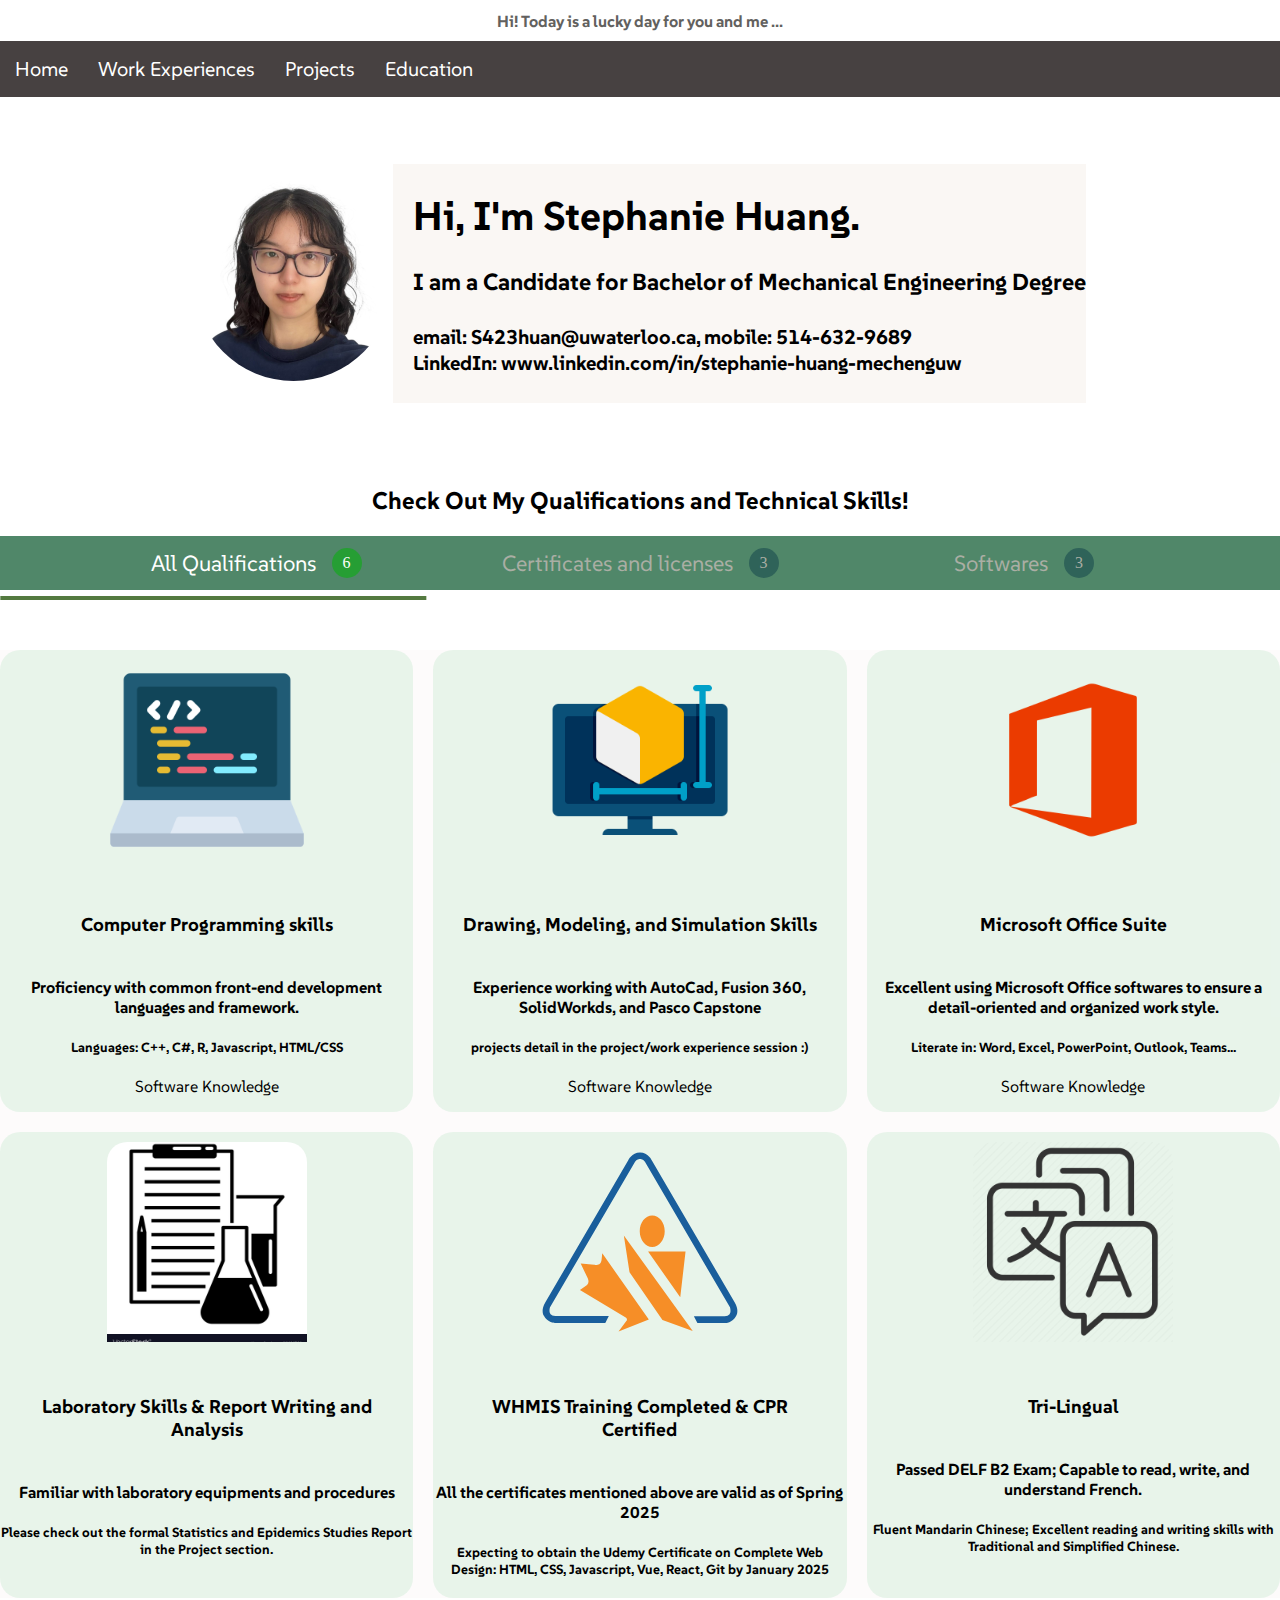
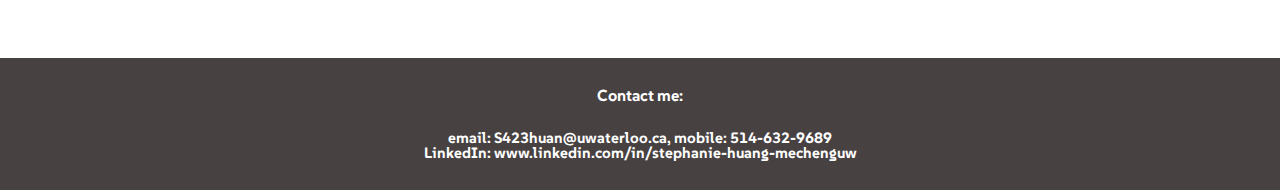
<file: mywebsite fall 2024/index.html>
<!DOCTYPE html>
<html lang="en">
<head>
    <meta charset="UTF-8">
    <meta name="viewport" content="width=device-width, initial-scale=1.0">
    <title>Home - about Stephanie Huang</title>
    <link rel="stylesheet" href="index.css">

    
    <link rel="preconnect" href="https://fonts.googleapis.com">
    <link rel="preconnect" href="https://fonts.gstatic.com" crossorigin>
    <link href="https://fonts.googleapis.com/css2?family=SUSE:wght@100..800&display=swap" rel="stylesheet">
    <style>

        html{
            font-family: "SUSE", sans-serif;
            font-optical-sizing: auto;
            font-weight: 400;
            font-style: normal;
        }
    </style>

</head>
<body class="pageTwo">
<h1 class="page2">Hi! Today is a lucky day for you and me ...</h1>

<nav class="navbar">
    <ul>
        <li>
            <a href="index.html">
                Home
            </a>
        </li>
        <li>
            <a href="workExperiences.html">
                Work Experiences
            </a>
        </li>
        <li>
            <a href="projects.html">
                Projects
            </a>
        </li>
        <li>
            <a href="education.html">
                Education
            </a>
        </li>
    </ul>

</nav>

<head>
    <title></title>
</head>
  
<main>
    <div class="info">
      <div class="image">
        <img src="myCroppedPicture.jpg">
      </div>
      <div class="text">
        <h1>Hi, I'm Stephanie Huang.
        </h1>
        <h3>I am a Candidate for Bachelor of Mechanical Engineering Degree</h2>
        <h4>email: S423huan@uwaterloo.ca, mobile: 514-632-9689
            <br>
            LinkedIn: www.linkedin.com/in/stephanie-huang-mechenguw
            </h4>
      </div>
    </div>
<br>
<br>
<br>

  <section id="Qualifications">
    <h2 style="text-align: center;">Check Out My Qualifications and Technical Skills!</h2>
  </section>


  <section id="products" class="container products-section">
    <div class="products-filter">
      <input type="radio" checked="true" id="all" name="products" />
      <label for="all">
        All Qualifications
        <span class="product-amount">3</span>
      </label>
      <input type="radio" id="paid" name="products" />
      <label for="paid">
        Certificates and licenses
        <span class="product-amount">2</span>
      </label>
      <input type="radio" id="free" name="products" />
      <label for="free">
        Softwares
        <span class="product-amount">1</span>
      </label>

      <span class="glider"></span>
    </div>

    <div class="products-area">
      
   </div>

  </section>
</main>
</body>


<footer style="background-color: rgb(71, 65, 65);color:white;padding:5px 5px;">
  <h4 style="text-align: center;"> Contact me:
      <h5 style="text-align: center;line-height: 15px;font-size: 15px;">email: S423huan@uwaterloo.ca, mobile: 514-632-9689
          <br>
          LinkedIn: www.linkedin.com/in/stephanie-huang-mechenguw
          </h5>
  </h4>
</footer>

<script src="index.js"></script>

</html>
</file>
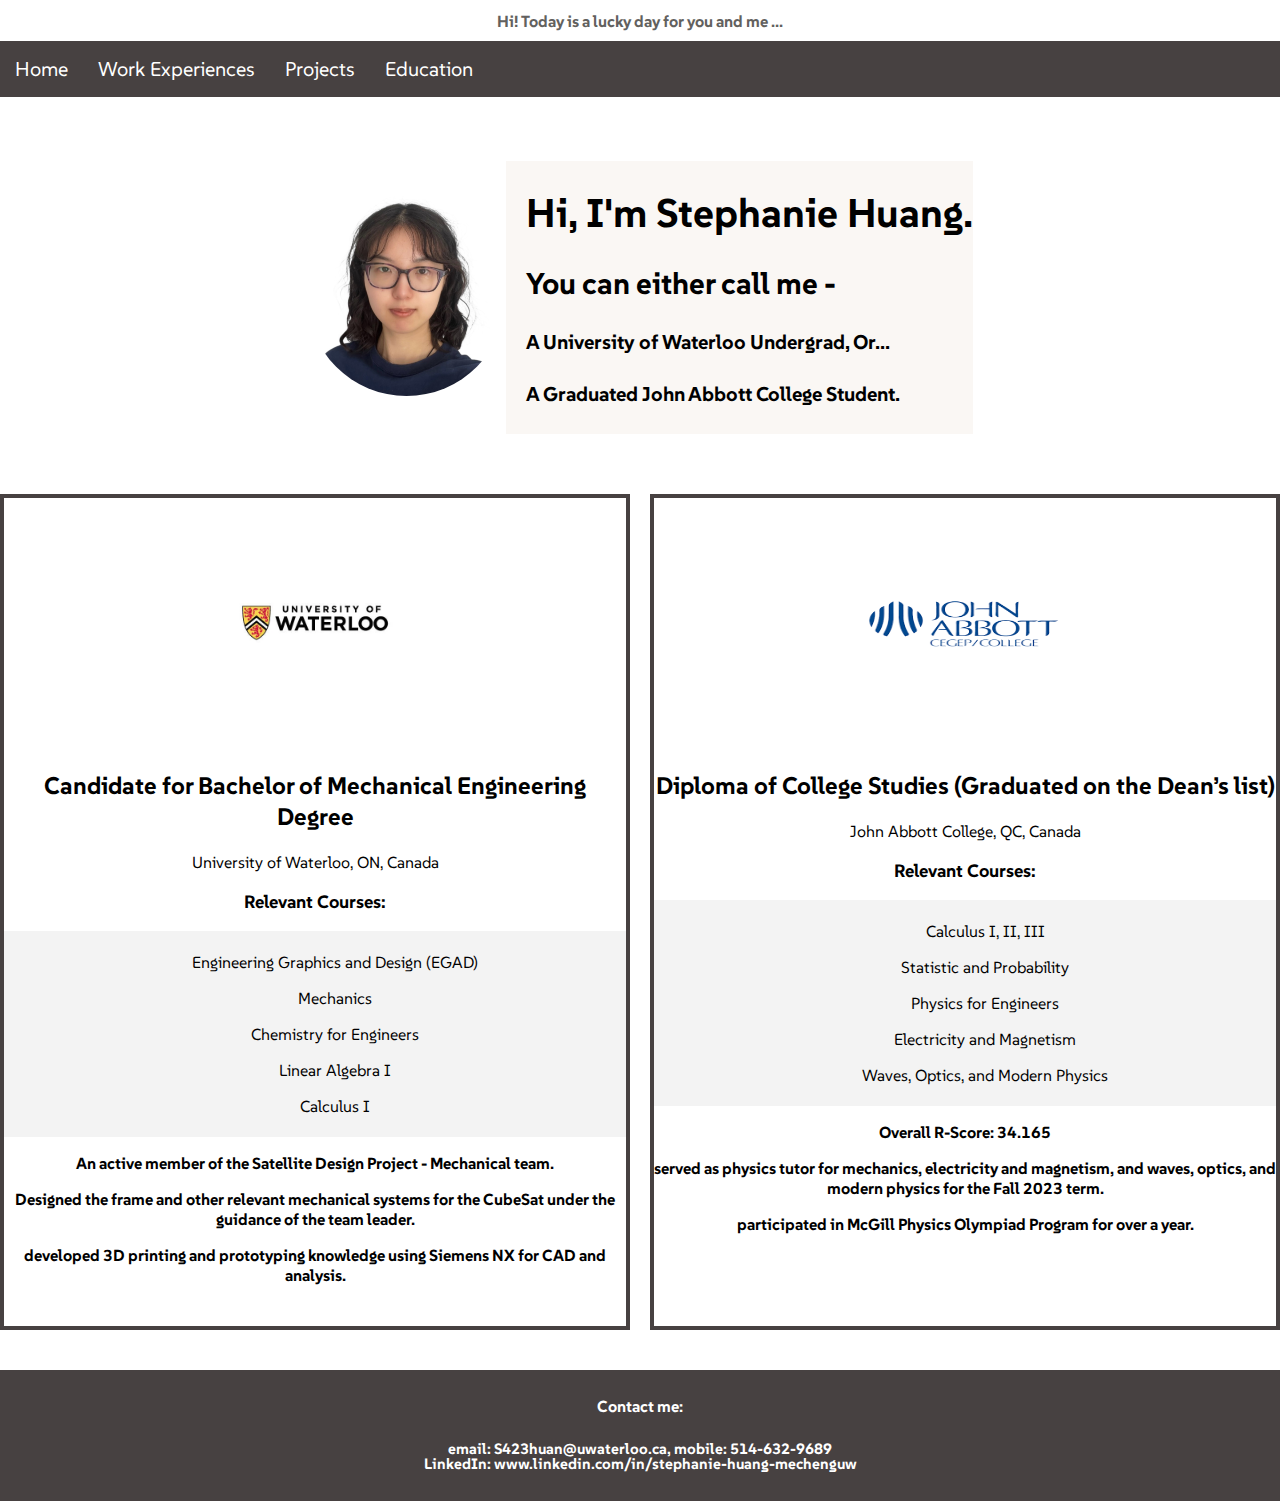
<file: mywebsite fall 2024/education.html>
<!DOCTYPE html>
<html lang="en">
<head>
    <meta charset="UTF-8">
    <meta name="viewport" content="width=device-width, initial-scale=1.0">
    <title>education</title>
    <link rel="stylesheet" href="education.css">

    
    <link rel="preconnect" href="https://fonts.googleapis.com">
    <link rel="preconnect" href="https://fonts.gstatic.com" crossorigin>
    <link href="https://fonts.googleapis.com/css2?family=SUSE:wght@100..800&display=swap" rel="stylesheet">
    <style>

        html{
            font-family: "SUSE", sans-serif;
            font-optical-sizing: auto;
            font-weight: 400;
            font-style: normal;
        }
    </style>

</head>
<body class="pageTwo">
<h1 class="page2">Hi! Today is a lucky day for you and me ...</h1>

<nav class="navbar">
    <ul>
        <li>
            <a href="index.html">
                Home
            </a>
        </li>
        <li>
            <a href="workExperiences.html">
                Work Experiences
            </a>
        </li>
        <li>
            <a href="projects.html">
                Projects
            </a>
        </li>
        <li>
            <a href="education.html">
                Education
            </a>
        </li>
    </ul>

</nav>

<head>
    <title></title>
</head>
  
<main>
    <div class="info">
      <div class="image">
        <img src="myCroppedPicture.jpg">
      </div>
      <div class="text">
        <h1>Hi, I'm Stephanie Huang.
        </h1>
        <h2>You can either call me - </h2>
        <h4>A University of Waterloo Undergrad, Or...</h4>
            <h4>A Graduated John Abbott College Student.</h4>
      </div>
    </div>
<br>
<br>
<br>
<div class="flex-container" style="text-align: center; ">

    <div class="flex-child magenta" id="wat"  >
        <img src="edu1.webp" alt="" style="width:40%; height:15%;align-items: center;">
      <h2>Candidate for Bachelor of Mechanical Engineering Degree</h2>
      <p>University of Waterloo, ON, Canada</p>
      <p style="font-weight: 700;font-size:18px;">Relevant Courses:
      </p>
      <div style="font-size: 16px;padding-top:5px;padding-bottom:5px;background-color: rgba(0, 0, 0, 0.048);">
        <ul>Engineering Graphics and Design (EGAD)</ul>
        <ul>Mechanics</ul>
        <ul>Chemistry for Engineers</ul>
        <ul>Linear Algebra I</ul>
        <ul>Calculus I</ul>
      </div>
      <p style="font-weight:700;text-align: center;">An active member of the Satellite Design Project - Mechanical team. 
          </p>
          <p style="font-weight:700;text-align: center;">Designed the frame and other relevant mechanical systems for the CubeSat under the guidance of the team leader.</p>
          <p style="font-weight:700;text-align: center;">developed 3D printing and prototyping knowledge using Siemens NX for CAD and analysis.</p>
    </div>
    
    <div class="flex-child green">
        <img src="edu2.png" alt="" style="width:40%; height:15%;">
        <h2>Diploma of College Studies (Graduated on the Dean’s list)</h2>
        <p>John Abbott College, QC, Canada</p>
        <p style="font-weight: 700;font-size:18px;">Relevant Courses:
        </p>
        <div style="font-size: 16px;padding-top:5px;padding-bottom:5px;background-color: rgba(0, 0, 0, 0.048);">
          <ul> Calculus I, II, III</ul>
          <ul>Statistic and Probability</ul>
          <ul>Physics for Engineers</ul>
          <ul> Electricity and Magnetism</ul>
          <ul>Waves, Optics, and Modern Physics</ul>
        </div>
        <p style="font-weight:700;text-align: center;">Overall R-Score: 34.165
            </p>
            <p style="font-weight:700;text-align: center;">served as physics tutor for mechanics, electricity and magnetism, and waves, optics, and modern physics for the Fall 2023 term. 
            </p>
            <p style="font-weight:700;text-align: center;">participated in McGill Physics Olympiad Program for over a year.
            </p>

    </div>
    
  </div>
</main>
<br>
<br>
<footer style="background-color: rgb(71, 65, 65);color:white;padding:5px 5px;">
    <h4 style="text-align: center;"> Contact me:
        <h5 style="text-align: center;line-height: 15px;font-size: 15px;">email: S423huan@uwaterloo.ca, mobile: 514-632-9689
            <br>
            LinkedIn: www.linkedin.com/in/stephanie-huang-mechenguw
            </h5>
    </h4>
</footer>
</body>

<script src="index.js"></script>

</html>
</file>
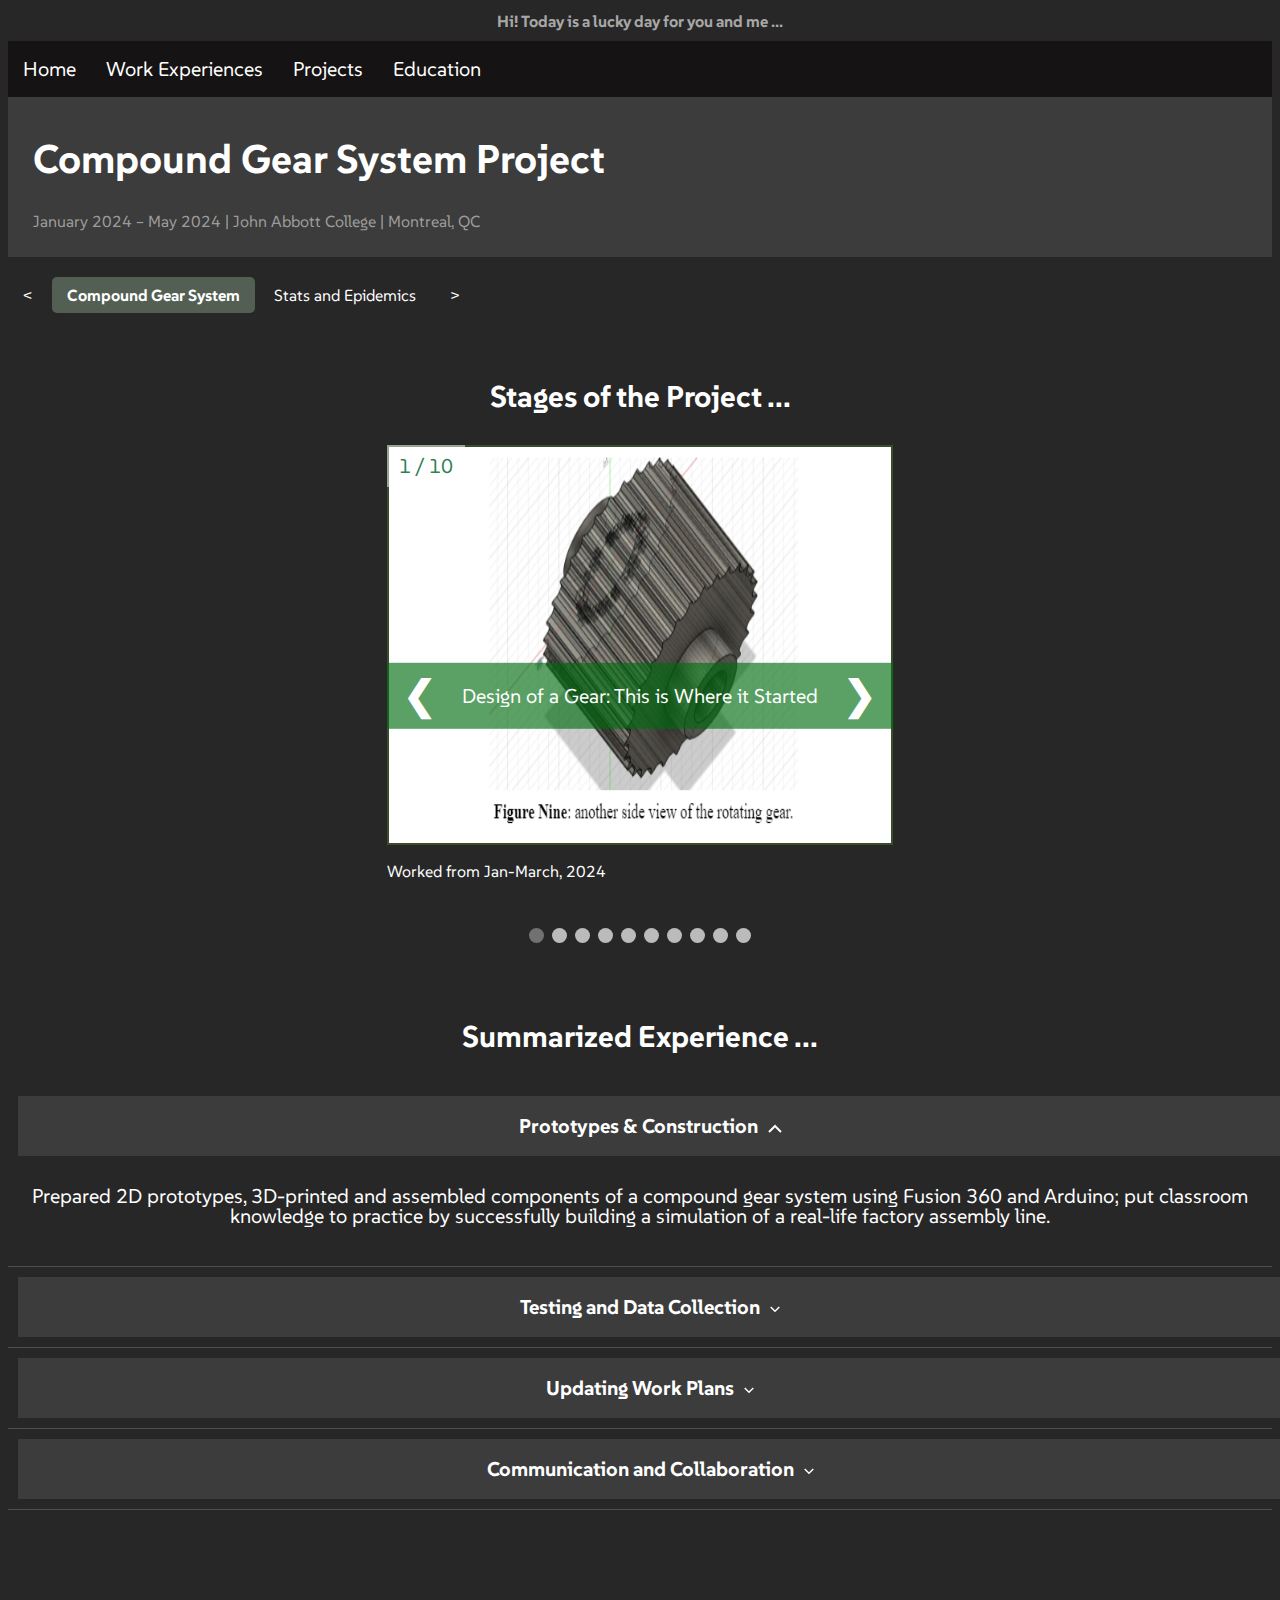
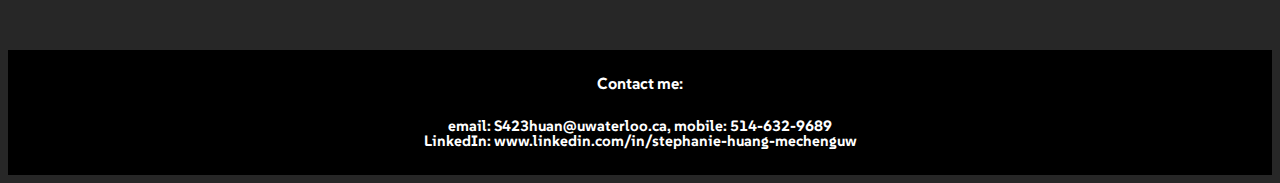
<file: mywebsite fall 2024/projects.html>
<!DOCTYPE html>
<html lang="en">
<head>
    <meta charset="UTF-8">
    <meta name="viewport" content="width=device-width, initial-scale=1.0">
    <title>Project - Compound Gear System</title>
    <link rel="stylesheet" href="projects.css">

      
    <link rel="preconnect" href="https://fonts.googleapis.com">
    <link rel="preconnect" href="https://fonts.gstatic.com" crossorigin>
    <link href="https://fonts.googleapis.com/css2?family=SUSE:wght@100..800&display=swap" rel="stylesheet">
    <style>

        html{
            font-family: "SUSE", sans-serif;
            font-optical-sizing: auto;
            font-weight: 400;
            font-style: normal;
        }
    </style>

</head>

<h1 class="page2" style="color:rgba(255, 255, 255, 0.607)">Hi! Today is a lucky day for you and me ...</h1>
<main>
<body class="pageTwo">
    
    
    <nav class="navbar">
        <ul>
            <li>
                <a href="index.html">
                    Home
                </a>
            </li>
            <li>
                <a href="workExperiences.html">
                    Work Experiences
                </a>
            </li>
            <li>
                <a href="projects.html">
                    Projects
                </a>
            </li>
            <li>
                <a href="education.html">
                    Education
                </a>
            </li>
        </ul>
    
    </nav>
    
    <head>
        
    
    </head>
  
    
<body>
    <div class="happy">
    <h1 id="title" style="color:rgb(255, 255, 255);font-weight: 700; margin-left:2%;">Compound Gear System Project </h1>
    <p style="color:rgba(220, 220, 220, 0.621);font-weight: 400;margin-left:2%;">January 2024 – May 2024 | John Abbott College | Montreal, QC
    </p>
</div>
<br>
<div class="pagination">
    <a href="projects.html"> < </a>
    <a href="projects.html" class="active">Compound Gear System</a>
    <a href="stats.html">Stats and Epidemics</a>
    <a href="stats.html"> > </a>
</div>

<br>
<br>


<h2 id="tools" style="color:white; font-weight: 700;font-size:30px">
    Stages of the Project ...
</h2>

<div class="slideshow-container">

    <!-- Full-width images with number and caption text -->
    <div class="mySlides fade">
        <div class="numbertext">1 / 10</div>
        <img src="proj9.png" style="width:100%">
        <div class="text">Design of a Gear: This is Where it Started</div>
        <p>Worked from Jan-March, 2024</p>
      </div>
      <div class="mySlides fade">
          <div class="numbertext">2 / 10</div>
          <img src="proj1.png" style="width:100%">
          <div class="text">Researched on references</div>
          <p>Worked from Jan-March, 2024</p>
        </div>
    
      <div class="mySlides fade">
        <div class="numbertext">3 / 10</div>
        <img src="proj2.png" style="width:100%">
        <div class="text">Determined Required Materials</div>
        <p>Reported on April 3, 2024</p>
      </div>
  
    <div class="mySlides fade">
      <div class="numbertext">4 / 10</div>
      <img src="proj8.png" style="width:100%">
      <div class="text">Designed Electronics Schematics</div>
      <p>Reported on Apirl 10, 2024</p>
    </div>
  
    <div class="mySlides fade">
        <div class="numbertext">5 / 10</div>
        <img src="proj4.png" style="width:100%">
        <div class="text">Completed Final Mechanical Design</div>
        <p>Design Submitted on April 17, 2024</p>
      </div>

      
    <div class="mySlides fade">
        <div class="numbertext">6 / 10</div>
        <img src="proj5.png" style="width:100%">
        <div class="text">Completed Fusion 360 Drawing</div>
        <p>Base of the compound Gear System without the Conveyor Belt, Reported on April 21, 2024.</p>
      </div>

      
    <div class="mySlides fade">
        <div class="numbertext">7 / 10</div>
        <img src="proj6.png" style="width:100%">
        <div class="text">Arduino Programming of the System</div>
        <p>Reported on April 28, 2024</p>
      </div>


      <div class="mySlides fade">
        <div class="numbertext">8 / 10</div>
        <img src="IMG_7310.jpg" style="width:100%">
        <div class="text">3D-printed Gear</div>
        <p>Unfortunately, the Photo Was Taken after Huang moved to U Waterloo. Full view of the Compound Gear System Is Not Avaliable For Now</p>
      </div>

      <div class="mySlides fade">
        <div class="numbertext">9 / 10</div>
        <img src="proj10.png" style="width:100%">
        <div class="text">Testing Part of the Gear System</div>
        <p>Testing Resulted Successful on April 30, 2024</p>
      </div>

      <div class="mySlides fade">
        <div class="numbertext">10 / 10</div>
        <img src="proj11.png" style="width:100%">
        <div class="text">Completed a 14-pages Project Report</div>
        <p>Presented the Report to the Instructor on May 1, 2024</p>
      </div>


    <!-- Next and previous buttons -->
    <a class="prev" onclick="plusSlides(-1)">&#10094;</a>
    <a class="next" onclick="plusSlides(1)">&#10095;</a>
  </div>
  <br>
  
  <!-- The dots/circles -->
  <div style="text-align:center">
    <span class="dot" onclick="currentSlide(1)"></span>
    <span class="dot" onclick="currentSlide(2)"></span>
    <span class="dot" onclick="currentSlide(3)"></span>
    <span class="dot" onclick="currentSlide(4)"></span>
    <span class="dot" onclick="currentSlide(5)"></span>
    <span class="dot" onclick="currentSlide(6)"></span>
    <span class="dot" onclick="currentSlide(7)"></span>
    <span class="dot" onclick="currentSlide(8)"></span>
    <span class="dot" onclick="currentSlide(9)"></span>
    <span class="dot" onclick="currentSlide(10)"></span>
  </div>

  <br>
  <br>



<section id="faqs" class="container faqs-section">
    <h3>Summarized Experience ...</h3>

    <details open>
      <summary>Prototypes & Construction</summary>

      <p>
        Prepared 2D prototypes, 3D-printed and assembled components of a compound gear system using Fusion 360 and Arduino; put classroom knowledge to practice by successfully building a simulation of a real-life factory assembly line.
      </p>
    </details>

    <details>
      <summary>Testing and Data Collection</summary>

      <p>
        Set up and validated testings of the compound gear system; Developed laboratory skills from acquiring, analyzing, and organizing testing data and adjusting parameters over each trial.
      </p>
    </details>

    <details>
      <summary>Updating Work Plans</summary>

      <p>
        Reviewed and updated work plans regularly to improve quality of the models studied; Troubleshoot possible errors and developed new methodologies such as repositioning components to increase efficiency for the system by 8%.
      </p>
    </details>

    <details>
        <summary>Communication and Collaboration</summary>
        <p>Communicated and discussed project progression regularly with the instructor; Exchanged ideas with colleagues.</p>
    </details>
  </section>

<br>
<br>
<br>

</section>


</body>

<footer style="background-color: rgb(0, 0, 0);color:white;padding:2px 2px;">
  <h4 style="text-align: center;"> Contact me:
      <h5 style="text-align: center;line-height: 15px;font-size: 15px;">email: S423huan@uwaterloo.ca, mobile: 514-632-9689
          <br>
          LinkedIn: www.linkedin.com/in/stephanie-huang-mechenguw
          </h5>
  </h4>
</footer>

</main>

<script src="project.js"></script>
</html>
</file>
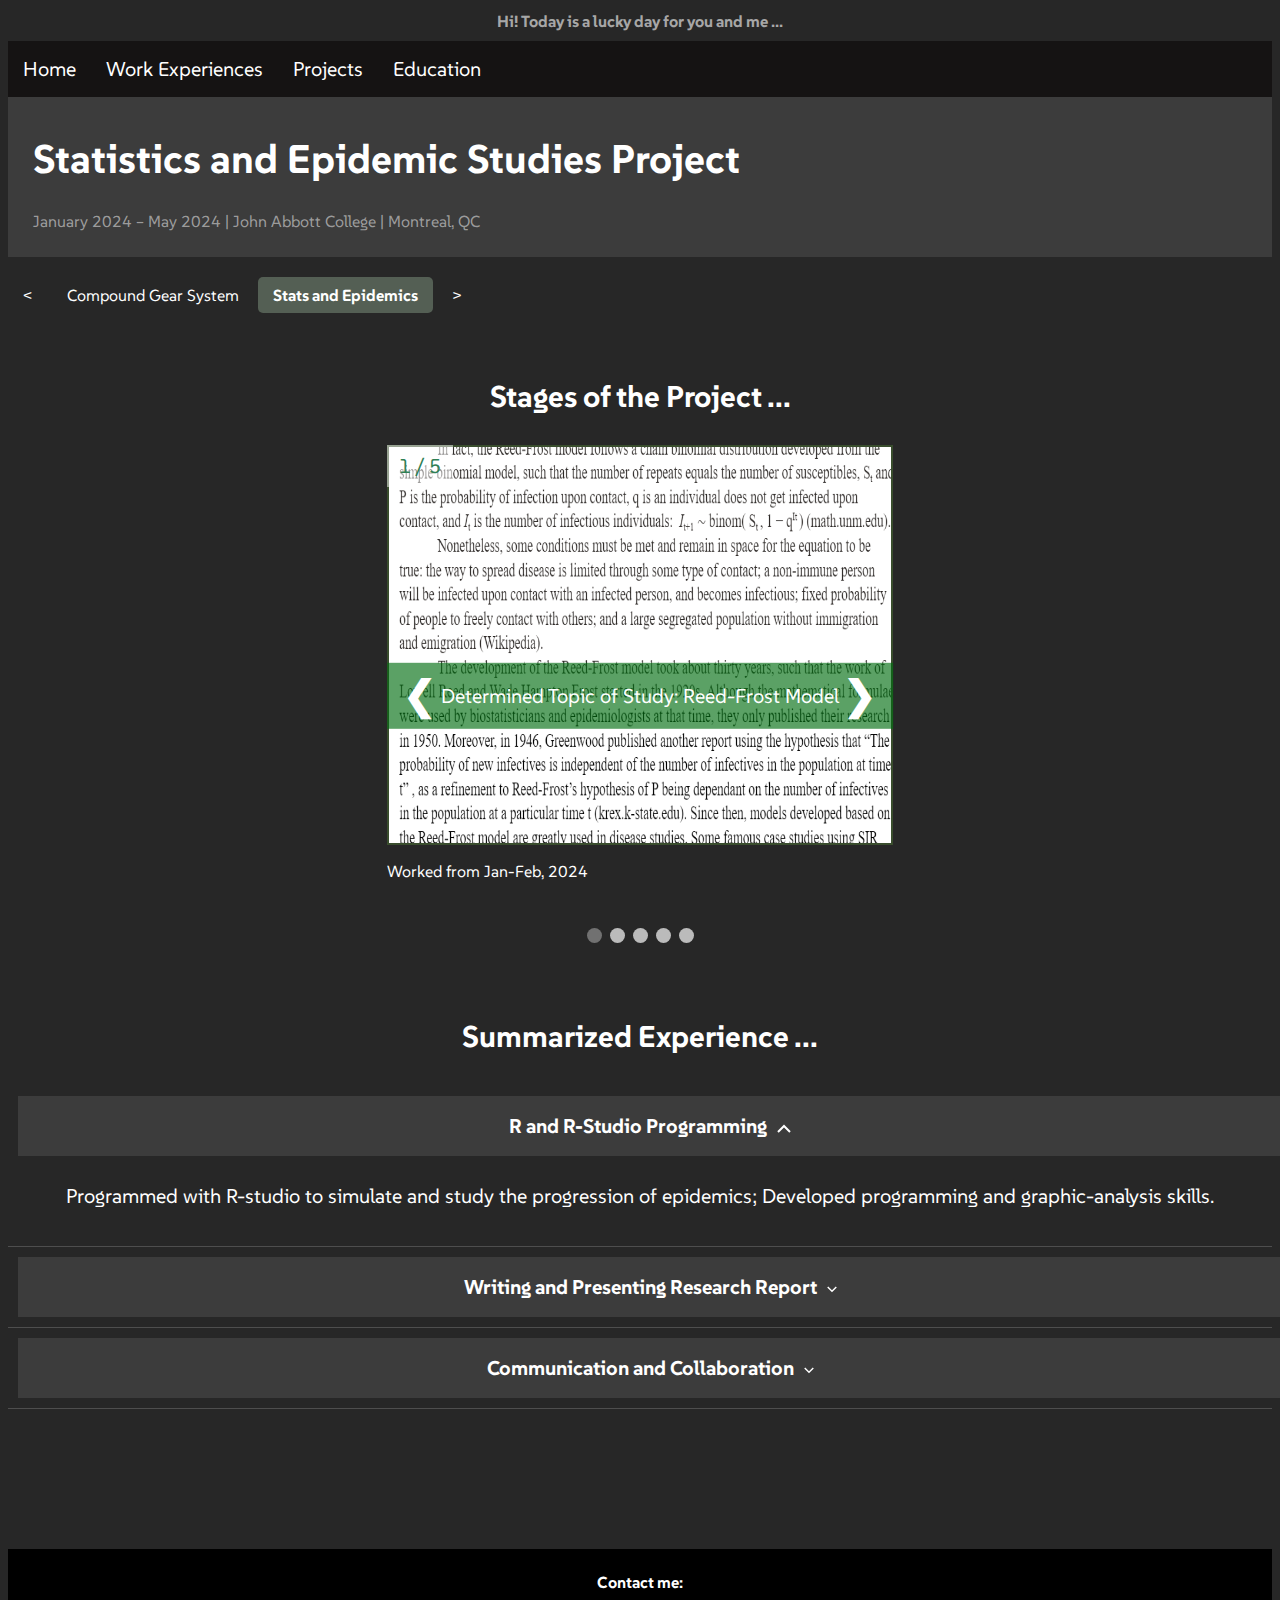
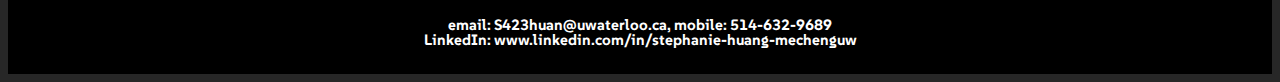
<file: mywebsite fall 2024/stats.html>
<!DOCTYPE html>
<html lang="en">
<head>
    <meta charset="UTF-8">
    <meta name="viewport" content="width=device-width, initial-scale=1.0">
    <title>Stats and Epidemics Studies Project</title>
    <link rel="stylesheet" href="projects.css">

      
    <link rel="preconnect" href="https://fonts.googleapis.com">
    <link rel="preconnect" href="https://fonts.gstatic.com" crossorigin>
    <link href="https://fonts.googleapis.com/css2?family=SUSE:wght@100..800&display=swap" rel="stylesheet">
    <style>

        html{
            font-family: "SUSE", sans-serif;
            font-optical-sizing: auto;
            font-weight: 400;
            font-style: normal;
        }
    </style>

</head>

<h1 class="page2" style="color:rgba(255, 255, 255, 0.607)">Hi! Today is a lucky day for you and me ...</h1>
<main>
<body class="pageTwo">
    
    
    <nav class="navbar">
        <ul>
            <li>
                <a href="index.html">
                    Home
                </a>
            </li>
            <li>
                <a href="workExperiences.html">
                    Work Experiences
                </a>
            </li>
            <li>
                <a href="projects.html">
                    Projects
                </a>
            </li>
            <li>
                <a href="education.html">
                    Education
                </a>
            </li>
        </ul>
    
    </nav>
    
    <head>
        
    
    </head>
  
    
<body>
    <div class="happy">
    <h1 id="title" style="color:rgb(255, 255, 255);font-weight: 700; margin-left:2%;">Statistics and Epidemic Studies Project
    </h1>
    <p style="color:rgba(220, 220, 220, 0.621);font-weight: 400;margin-left:2%;">January 2024 – May 2024 | John Abbott College | Montreal, QC
    </p>
</div>
<br>
<div class="pagination">
    <a href="projects.html"> < </a>
    <a href="projects.html">Compound Gear System</a>
    <a href="stats.html" class="active">Stats and Epidemics</a>
    <a href="stats.html"> > </a>
</div>

<br>
<br>


<h2 id="tools" style="color:white; font-weight: 700;font-size:30px">
    Stages of the Project ...
</h2>

<div class="slideshow-container">

    <!-- Full-width images with number and caption text -->
    <div class="mySlides fade">
        <div class="numbertext">1 / 5</div>
        <img src="stats1.png" style="width:100%">
        <div class="text">Determined Topic of Study: Reed-Frost Model</div>
        <p>Worked from Jan-Feb, 2024</p>
      </div>
      <div class="mySlides fade">
          <div class="numbertext">2 / 5</div>
          <img src="stats2.png" style="width:100%">
          <div class="text">Collaboratively simulated the spread of a disease in a population</div>
          <p>Programmed using R, Feb 2024</p>
        </div>
    
      <div class="mySlides fade">
        <div class="numbertext">3 / 5</div>
        <img src="stats3.png" style="width:100%">
        <div class="text">Repeated the Test for Three Test Cases, Studied S, I, R Factors</div>
        <p>Programmed using R, March 2024</p>
      </div>
   
  
    <div class="mySlides fade">
      <div class="numbertext">4 / 5</div>
      <img src="stats4.png" style="width:100%">
      <div class="text">Compared Results from the Three Test Cases</div>
      <p>24 Graphs Were Made, throughout the Project</p>
    </div>
  
    <div class="mySlides fade">
        <div class="numbertext">5 / 5</div>
        <img src="stats5.png" style="width:100%">
        <div class="text">Drew Conclusion and Expanded on the Study of R0</div>
        <p>A 21-Pages Report Was Submitted on May 16, 2024</p>
      </div>



    <!-- Next and previous buttons -->
    <a class="prev" onclick="plusSlides(-1)">&#10094;</a>
    <a class="next" onclick="plusSlides(1)">&#10095;</a>
  </div>
  <br>
  
  <!-- The dots/circles -->
  <div style="text-align:center">
    <span class="dot" onclick="currentSlide(1)"></span>
    <span class="dot" onclick="currentSlide(2)"></span>
    <span class="dot" onclick="currentSlide(3)"></span>
    <span class="dot" onclick="currentSlide(4)"></span>
    <span class="dot" onclick="currentSlide(5)"></span>
  </div>

  <br>
  <br>



<section id="faqs" class="container faqs-section">
    <h3>Summarized Experience ...</h3>

    <details open>
      <summary>R and R-Studio Programming</summary>

      <p>
        Programmed with R-studio to simulate and study the progression of epidemics; Developed programming and graphic-analysis skills.
      </p>
    </details>

    <details>
      <summary>Writing and Presenting Research Report</summary>

      <p>
        parameters using the Reed-Frost Model; Developed laboratory skills by graphing and analyzing experimental data using Excel and Word; presented all relevant results in a 4000-word group report. 
      </p>
    </details>

    <details>
        <summary>Communication and Collaboration</summary>
        <p>Actively worked with the lab partner following an organized schedule to complete all tasks on time. Collaboratively obtained acceptable results at the end.</p>
    </details>
  </section>

<br>
<br>
<br>

</section>


</body>
</main>

<footer style="background-color: rgb(0, 0, 0);color:white;padding:2px 2px;">
  <h4 style="text-align: center;"> Contact me:
      <h5 style="text-align: center;line-height: 15px;font-size: 15px;">email: S423huan@uwaterloo.ca, mobile: 514-632-9689
          <br>
          LinkedIn: www.linkedin.com/in/stephanie-huang-mechenguw
          </h5>
  </h4>
</footer>



<script src="project.js"></script>
</html>
</file>
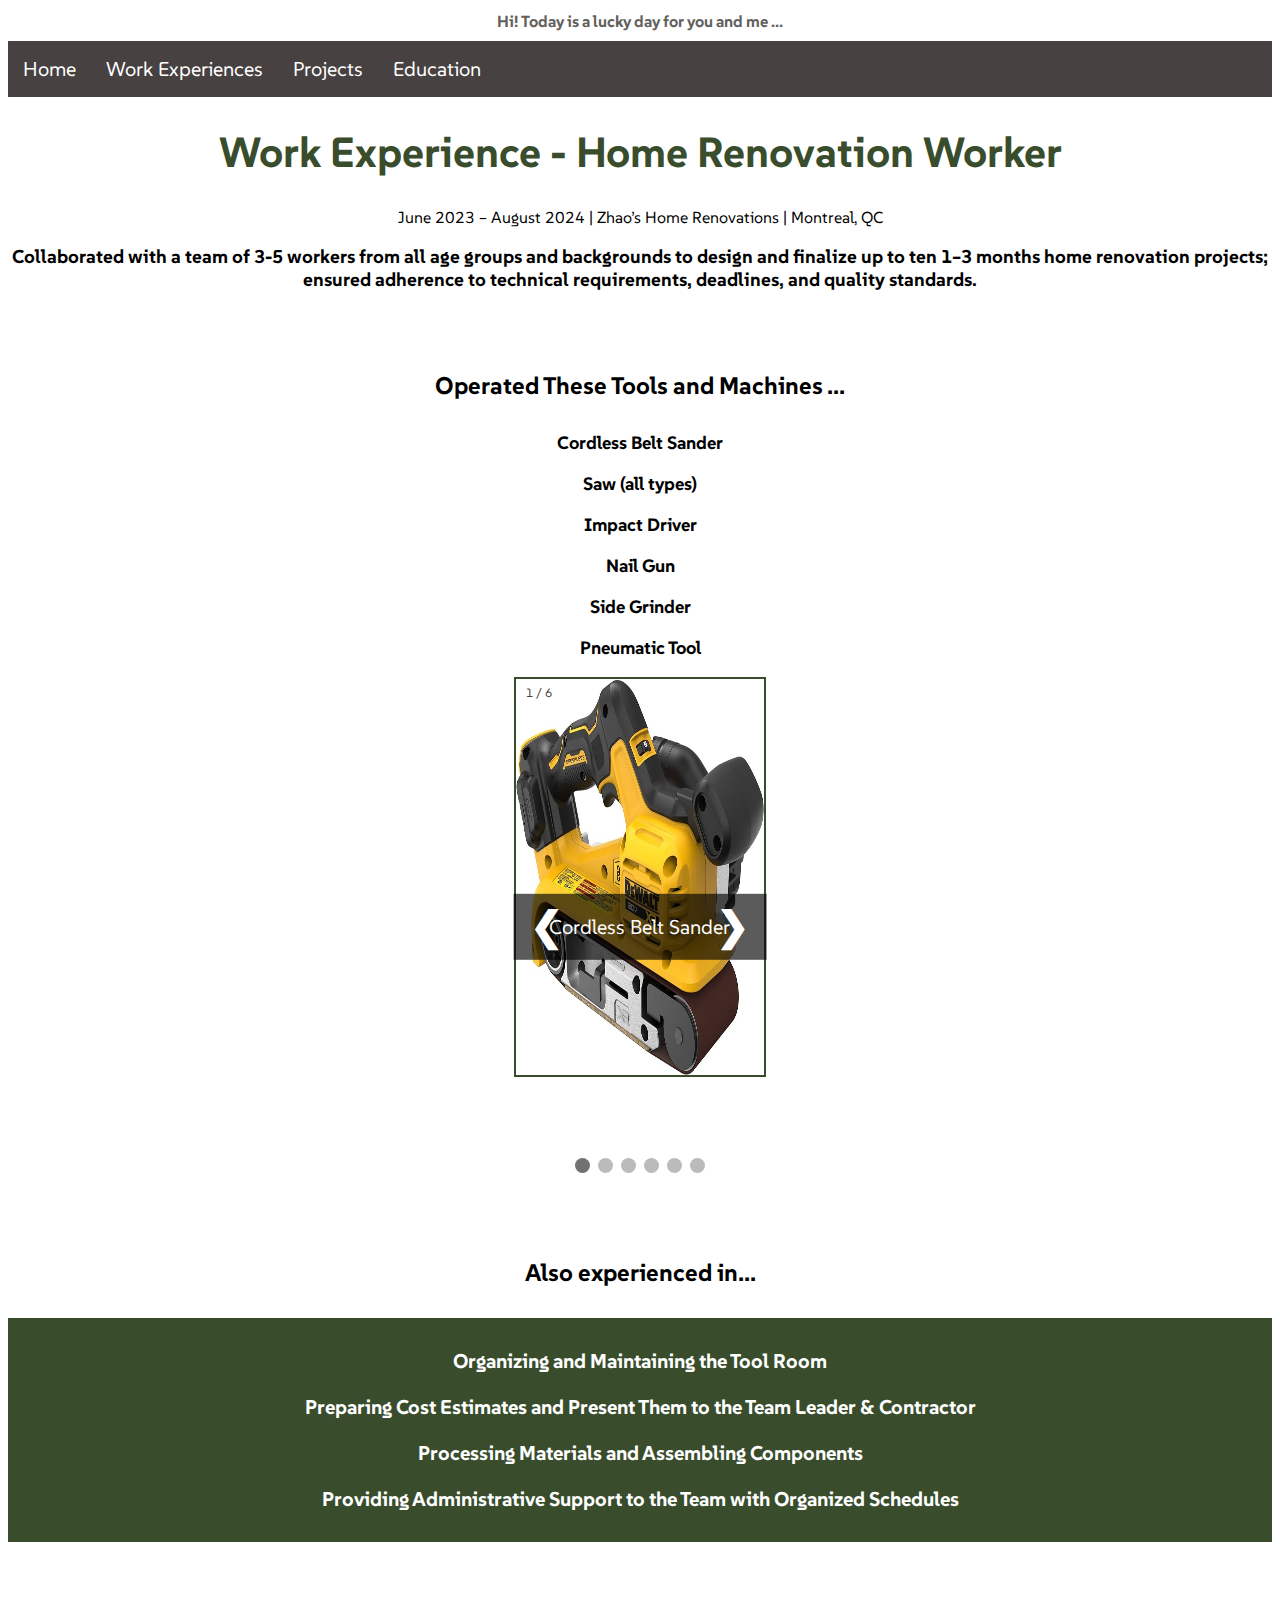
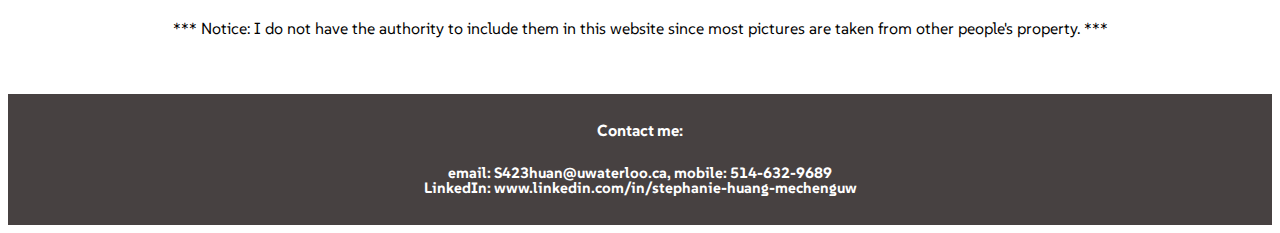
<file: mywebsite fall 2024/workExperiences.html>
<!DOCTYPE html>
<html lang="en">
<head>
    <meta charset="UTF-8">
    <meta name="viewport" content="width=device-width, initial-scale=1.0">

    
    
    <link rel="preconnect" href="https://fonts.googleapis.com">
    <link rel="preconnect" href="https://fonts.gstatic.com" crossorigin>
    <link href="https://fonts.googleapis.com/css2?family=SUSE:wght@100..800&display=swap" rel="stylesheet">
    <style>

        html{
            font-family: "SUSE", sans-serif;
            font-optical-sizing: auto;
            font-weight: 400;
            font-style: normal;
        }
    </style>

    <title>Work Experience</title>
    <link rel="stylesheet" href="work.css">

</head>

<h1 class="page2">Hi! Today is a lucky day for you and me ...</h1>
<nav class="navbar">
    <ul>
        <li>
            <a href="index.html">
                Home
            </a>
        </li>
        <li>
            <a href="workExperiences.html">
                Work Experiences
            </a>
        </li>
        <li>
            <a href="projects.html">
                Projects
            </a>
        </li>
        <li>
            <a href="educations.html">
                Education
            </a>
        </li>
    </ul>

</nav>


<body>

    <div class="introWork">
        <h1 id="workExp">Work Experience - Home Renovation Worker</h1>
        <p >June 2023 – August 2024 | Zhao’s Home Renovations | Montreal, QC</p>
    
        
    </div>

<h3 style="text-align: center;">Collaborated with a team of 3-5 workers from all age groups and backgrounds to design and finalize up to ten 1–3 months home renovation projects; 
    <br>
    ensured adherence to technical requirements, deadlines, and quality standards.
</h3>

<br>
<br>

    
<h2 id="tools">
    Operated These Tools and Machines ...
</h2>

<div style="text-align: center; font-size: 18px; font-weight: 700;">
    <p>
        Cordless Belt Sander
    </p>
    <p>Saw (all types) </p>
    <p>Impact Driver</p>
    <p>Nail Gun</p>
    <p>Side Grinder</p>
    <p>Pneumatic Tool</p>
</div>

<div class="slideshow-container">

    <!-- Full-width images with number and caption text -->
    <div class="mySlides fade">
      <div class="numbertext">1 / 6</div>
      <img src="RENO1.jpg" style="width:100%">
      <div class="text">Cordless Belt Sander</div>
    </div>
  
    <div class="mySlides fade">
      <div class="numbertext">2 / 6</div>
      <img src="RENO2.jpg" style="width:100%">
      <div class="text">Saw (all types) </div>
    </div>
  
    <div class="mySlides fade">
      <div class="numbertext">3 / 6</div>
      <img src="RENO3.jpg" style="width:100%">
      <div class="text">Impact Driver</div>
    </div>
  
    <div class="mySlides fade">
        <div class="numbertext">4 / 6</div>
        <img src="RENO4.jpg" style="width:100%">
        <div class="text">Nail Gun</div>
      </div>

      
    <div class="mySlides fade">
        <div class="numbertext">5 / 6</div>
        <img src="RENO5.jpg" style="width:100%">
        <div class="text">Side Grinder</div>
      </div>

      
    <div class="mySlides fade">
        <div class="numbertext">6 / 6</div>
        <img src="RENO6.jpg" style="width:100%">
        <div class="text">Pneumatic Tools</div>
      </div>

    <!-- Next and previous buttons -->
    <a class="prev" onclick="plusSlides(-1)">&#10094;</a>
    <a class="next" onclick="plusSlides(1)">&#10095;</a>
  </div>
  <br>
  
  <!-- The dots/circles -->
  <div style="text-align:center">
    <span class="dot" onclick="currentSlide(1)"></span>
    <span class="dot" onclick="currentSlide(2)"></span>
    <span class="dot" onclick="currentSlide(3)"></span>
    <span class="dot" onclick="currentSlide(4)"></span>
    <span class="dot" onclick="currentSlide(5)"></span>
    <span class="dot" onclick="currentSlide(6)"></span>
  </div>
<br>
<br>
<br>

<h2 id="experience">Also experienced in...</h2>
<div class="myWork">
    <p id="room">Organizing and Maintaining the Tool Room</p>
    <p id="cost">Preparing Cost Estimates and Present Them to the Team Leader & Contractor </p>
    <p id="processing">Processing Materials and Assembling Components</p>
    <p id="schedule">Providing Administrative Support to the Team with Organized Schedules</p>
</div>


<br>
<br>
<br>

<div>
    <p class="notice">
        *** Notice: I do not have the authority to include them in this website since most pictures are taken from other people's property. ***
    </p>
    </div>
<br>
<br>



    <script src="slideshow.js"></script>
</body>

<footer style="background-color: rgb(71, 65, 65);color:white;padding:5px 5px;">
    <h4 style="text-align: center;"> Contact me:
        <h5 style="text-align: center;line-height: 15px;font-size: 15px;">email: S423huan@uwaterloo.ca, mobile: 514-632-9689
            <br>
            LinkedIn: www.linkedin.com/in/stephanie-huang-mechenguw
            </h5>
    </h4>
</footer>
</html>
</file>
<file: mywebsite fall 2024/index.css>
.pagination{
    text-align: center;

}
.pagination a{
    color:black;
    text-decoration: none;
    padding: 8px 15px;
    display:inline-block;
}
.pagination a.active{
    background-color: rgb(108, 135, 126);
    font-weight: bold;
    border-radius: 5px;
}
.pagination a:hover:not(.active){
    background-color: darkgrey;
    border-radius: 5px;
}

.dropdown{
    display:inline-block;
}

.dropdown button{
    background-color:brown;
    color:white;
    padding:10px 15px;
    border: none;
    cursor:pointer;
}

.dropdown a{
    display:block;
    color:black;
    text-decoration:none;
    padding:10px 15px;
}

.dropdown .content{
    position:absolute;
    background-color:hsl(0, 0%,95%);
    min-width:100px;
    box-shadow:2px 2px 5px hsl(0, 0%, 0%);
display:none;
}

.dropdown:hover .content{
    display:block;
}
.dropdown:hover button{
    background-color: rgb(39, 25, 118);
}

.dropdown a:hover{
    background-color: blue;
}


.page2{
    text-align:center;
    color: rgb(98, 97, 94);
    font-size: 1em;
}

.navbar ul{
    list-style-type: none;
    background-color: rgb(71, 65, 65);
    padding:0px;
    margin:0px;
    overflow: hidden;
}

.navbar a{
    color:rgb(255, 255, 255);
    text-decoration: none;
    padding:15px;
    font-size: 20px;
    display:block;
    text-align: center;   
}

.navbar a:hover{
    background-color: black;
}

.navbar li{
    float:left;
}
.pageTwo{
    margin:0px;
}

.Main{
    margin-left:20px;
    margin-right:20px;
    text-align: center;
}

.info {
    display: flex;
    align-items: center;
    justify-content: center;
    
    margin-top: 5%;
  }
  
  img {
    max-width: 200px;
    max-height:200px;
    margin-top: 10%;
    margin-bottom: 10%;
    margin-left: 0 auto;
    border-radius: 100px;
    border-color:rgb(71, 65, 65);
  }
  
  .text {
    font-size: 20px;
    padding-left: 20px;
    background-color: rgba(246, 240, 234, 0.5);
  }


.gallery{
    display:flexbox;
    align-self:center;
    border:2px solid green;
    margin: 5px;
    margin-bottom: 20px;
}
.gallery .description{
    padding:20px;
    text-align: center;
}
.gallery:hover{
    border: 4px solid rgb(179, 255, 26);
}


#final{
    animation-name:slideLeft;
    animation-duration: 2s;
    animation-iteration-count: 1;
    animation-direction:normal;
    animation-play-state:running;
    animation-timing-function: cubic-bezier(0.6, -0.28, -0.735, 0.045);
}



#box{
width:250px;
height:250px;
background-color:red;
font-size:13em;
text-align: center;
}

#box:hover{
    animation-name: glow;
    animation-duration: 1s;
    animation-iteration-count: 3;
    /*you can also set it infinite */
}

#box:active{
    animation-name: slideLeft;
    animation-duration: 2s;
    animation-direction:alternate-reverse;
    animation-play-state: running;
    animation-timing-function: ease-in-out; /*also you can have step (step function) */
    
}

.info .text{
    animation-name: slideLeft;
    animation-duration: 1s;
    animation-direction:normal;
    animation-play-state: running;
    animation-timing-function:ease-in;
}
.notice{
    text-align: center;
    animation-name:glow;
    animation-duration:0.5s;
    animation-iteration-count: infinite;
}

@keyframes slideLeft{
    from{
        transform: translateX(100%)
    }
}
@keyframes slideRight{
    to{
        transform: translateX(100px)
    }
}
@keyframes slideUp{
    From{
        transform: translateY(300%)
    }
}
@keyframes slideDown{
    To{
        transform: translateY(300%)
    }
}
@keyframes rotateOnce{
    100%{
        transform: rotateZ(360deg)
    }
}
@keyframes rotateBack{
    50%{
        transform: rotateZ(360deg)
    }
}
@keyframes grow{
    100%{transform:scale(2,2)}
}
/*50%{transform:scale(2,2)} applies just like the rotate */

@keyframes shrink {
    50%{transform:scale(0.5,0.5)}
}

@keyframes fade {
    50%{opacity:0}
}

@keyframes colorChange{
    0%{background-color: red}
    25%{background-color: blue}
    50%{background-color: pink}
    75%{background-color: yellow}
    100%{background-color:red}
}

@keyframes glow{
    50%{box-shadow:0px 0px 50px rgb(169, 214, 171)}
}
main .products-section {
  margin-bottom: 60px;
  margin-top: 20px;
  text-align: center;
}
main .products-section .products-filter {
  display: flex;
  justify-content: center;
  align-items: center;
  position: relative;
  background-color: rgb(80, 135, 105);
}
main .products-section .products-filter input[id="all"]:checked ~ .glider {
  transform: translateX(-100%);
}
main .products-section .products-filter input[id="paid"]:checked ~ .glider {
  transform: translateX(0%);
}
main .products-section .products-filter input[id="free"]:checked ~ .glider {
  transform: translateX(100%);
}
main .products-section .products-filter .glider {
  position: absolute;
  display: flex;
  height: 4px;
  width: calc(100% / 3);
  background-color: rgb(84, 122, 64);
  z-index: 0.5;
  transition: 0.25s ease-out;
  bottom: -10px;
}
main .products-section .products-filter input[type="radio"] {
  position: absolute;
  visibility: hidden;
  display: none;
}
main .products-section .products-filter input[type="radio"]:checked + label {
  color: rgb(255, 255, 255);
}
main
  .products-section
  .products-filter
  input[type="radio"]:checked
  + label
  > .product-amount {
    font-weight: 400;
  background: rgb(38, 158, 52);
  color:white;
}
main .products-section .products-filter label {
  display: flex;
  align-items: center;
  justify-content: center;
  height: 54px;
  width: calc(90% / 3);
  cursor: pointer;
  font-style: normal;
  font-weight: 400;
  font-size: 22px;
  line-height: 10px;
  transition: color 0.15s ease-in;
  color: rgb(170, 174, 164);
}
main .products-section .products-filter label .product-amount {
  font-family: "Space Mono";
  font-style: normal;
  font-weight: 400;
  font-size: 16px;
  line-height: 22px;
  color: rgb(170, 174, 164);
  background: rgb(47, 99, 89);
  border-radius: 20px;
  width: 30px;
  height: 30px;
  display: flex;
  align-items: center;
  justify-content: center;
  margin-left: 16px;
}
main .products-section .products-area {
  margin-top: 60px;
  display: grid;
  grid-template-columns: repeat(3, 1fr);
  row-gap: 20px;
  column-gap: 20px;
  background-color: rgba(249, 245, 246, 0.411);
}
@media (max-width: 767px) {
  main .products-section .products-area {
    grid-template-columns: repeat(2, 1fr);
  }
}
@media (max-width: 575px) {
  main .products-section .products-area {
    grid-template-columns: repeat(1, 1fr);
  }
}
main .products-section .products-area .product-item {
  background:  rgba(215, 238, 221, 0.553);
  border-radius: 20px;
  cursor: pointer;
}
main .products-section .products-area .product-item img {
  width: 80%;
  height: 200px;
  object-fit: cover;
  border-color: #d3d1d1;
  border-radius: 20px 20px 0 0;
  margin:10px;
}
main .products-section .products-area .product-item .product-details {
  padding: 25px 30px;
}
main
  .products-section
  .products-area
  .product-item
  .product-details
  .product-title {
  font-style: normal;
  font-weight: 600;
  font-size: 22px;
  line-height: 20px;
}
main
  .products-section
  .products-area
  .product-item
  .product-details
  .product-author {
  margin-top: 5px auto;
  font-family: "Space Mono";
  font-style: normal;
  font-weight: 400;
  font-size: 16px;
  line-height: 20px;
}
main
  .products-section
  .products-area
  .product-item
  .product-details
  .price-title {
  font-family: "Space Mono";
  font-style: normal;
  font-weight: 400;
  font-size: 12px;
  line-height: 13px;
  color: var(--dark-gray-color);
  margin-top: 10px auto;
}


main
  .products-section
  .products-area
  .product-item
  .product-details
  .product-price {
  font-family: "Space Mono";
  font-style: normal;
  font-weight: 400;
  font-size: 16px;
  line-height: 22px;
  margin-top: 8px;
}

.products-details h3{
  font-weight:700px;
  padding: 20px 20px;
  margin-bottom:15px;
  text-align:center;
}

.price-title{
  font-weight: 400 px;
  font-size:10px;
  color:#959494;
  line-height:15px;
  margin-bottom:20px;
}

.price-isSof{
    font-weight: 400 px;
  font-size:10px;
  color:#959494;
  line-height:15px;
  margin-bottom:20px;
}

.product-price{
  margin-bottom:20px;
}





* {box-sizing:border-box}

/* Slideshow container */
.slideshow-container {
  max-width: 1000px;
  position: relative;
  margin: auto;
}

/* Hide the images by default */
.mySlides {
  display: none;
}

/* Next & previous buttons */
.prev, .next {
  cursor: pointer;
  position: absolute;
  top: 50%;
  width: auto;
  margin-top: -22px;
  padding: 16px;
  color: white;
  font-weight: bold;
  font-size: 18px;
  transition: 0.6s ease;
  border-radius: 0 3px 3px 0;
  user-select: none;
}

/* Position the "next button" to the right */
.next {
  right: 0;
  border-radius: 3px 0 0 3px;
}

/* On hover, add a black background color with a little bit see-through */
.prev:hover, .next:hover {
  background-color: rgba(0,0,0,0.8);
}

/* Caption text */
.description {
  color: #f2f2f2;
  font-size: 15px;
  padding: 8px 12px;
  position: absolute;
  bottom: 8px;
  width: 100%;
  text-align: center;
}

/* Number text (1/3 etc) */
.numbertext {
  color: #f2f2f2;
  font-size: 12px;
  padding: 8px 12px;
  position: absolute;
  top: 0;
}

/* The dots/bullets/indicators */
.dot {
  cursor: pointer;
  height: 15px;
  width: 15px;
  margin: 0 2px;
  background-color: #bbb;
  border-radius: 50%;
  display: inline-block;
  transition: background-color 0.6s ease;
}

.active, .dot:hover {
  background-color: #717171;
}

/* Fading animation */
.fade {
  animation-name: fade;
  animation-duration: 1.5s;
}

@keyframes fade {
  from {opacity: .4}
  to {opacity: 1}
}
</file>
<file: mywebsite fall 2024/education.css>
.pagination{
    text-align: center;

}
.pagination a{
    color:black;
    text-decoration: none;
    padding: 8px 15px;
    display:inline-block;
}
.pagination a.active{
    background-color: rgb(108, 135, 126);
    font-weight: bold;
    border-radius: 5px;
}
.pagination a:hover:not(.active){
    background-color: darkgrey;
    border-radius: 5px;
}

.dropdown{
    display:inline-block;
}

.dropdown button{
    background-color:brown;
    color:white;
    padding:10px 15px;
    border: none;
    cursor:pointer;
}

.dropdown a{
    display:block;
    color:black;
    text-decoration:none;
    padding:10px 15px;
}

.dropdown .content{
    position:absolute;
    background-color:hsl(0, 0%,95%);
    min-width:100px;
    box-shadow:2px 2px 5px hsl(0, 0%, 0%);
display:none;
}

.dropdown:hover .content{
    display:block;
}
.dropdown:hover button{
    background-color: rgb(39, 25, 118);
}

.dropdown a:hover{
    background-color: blue;
}


.page2{
    text-align:center;
    color: rgb(98, 97, 94);
    font-size: 1em;
}

.navbar ul{
    list-style-type: none;
    background-color: rgb(71, 65, 65);
    padding:0px;
    margin:0px;
    overflow: hidden;
}

.navbar a{
    color:rgb(255, 255, 255);
    text-decoration: none;
    padding:15px;
    font-size: 20px;
    display:block;
    text-align: center;   
}

.navbar a:hover{
    background-color: black;
}

.navbar li{
    float:left;
}
.pageTwo{
    margin:0px;
}

.Main{
    margin-left:20px;
    margin-right:20px;
    text-align: center;
}

.info {
    display: flex;
    align-items: center;
    justify-content: center;
    
    margin-top: 5%;
  }
  
  img {
    max-width: 200px;
    max-height:200px;
    margin-top: 10%;
    margin-bottom: 10%;
    margin-left: 0 auto;
    border-radius: 100px;
    border-color:rgb(71, 65, 65);
  }
  
  .text {
    font-size: 20px;
    padding-left: 20px;
    background-color: rgba(246, 240, 234, 0.5);
  }


  .flex-container {
    display: flex;
    
}
.flex-child {
    flex: 1;
    border: 4px solid rgb(71, 65, 65);
    
}  

.flex-child:first-child {
    margin-right: 20px;
} 

.info .text{
    animation-name: slideLeft;
    animation-duration: 2s;
    animation-direction:normal;
    animation-play-state: running;
    animation-timing-function:ease-in;
}


@keyframes slideLeft{
    from{
        transform: translateX(100%)
    }
}
</file>
<file: mywebsite fall 2024/projects.css>
body{
    background-color:#272727;
    color:white;
}

.happy{
    background:#56565677;
    padding-top: 10px;
    padding-bottom: 10px;
}

.pagination{
    text-align: left;

}
.pagination a{
    color:white;
    text-decoration: none;
    padding: 8px 15px;
    display:inline-block;
}
.pagination a.active{
    background-color:rgba(207, 247, 207, 0.272);
    font-weight: bold;
    border-radius: 5px;
}
.pagination a:hover:not(.active){
    background-color: darkgrey;
    border-radius: 5px;
}

.dropdown{
    display:inline-block;
}

.dropdown button{
    background-color:brown;
    color:white;
    padding:10px 15px;
    border: none;
    cursor:pointer;
}

.dropdown a{
    display:block;
    color:black;
    text-decoration:none;
    padding:10px 15px;
}

.dropdown .content{
    position:absolute;
    background-color:hsl(0, 0%,95%);
    min-width:100px;
    box-shadow:2px 2px 5px hsl(0, 0%, 0%);
display:none;
}

.dropdown:hover .content{
    display:block;
}
.dropdown:hover button{
    background-color: rgb(39, 25, 118);
}

.dropdown a:hover{
    background-color: blue;
}

.introWork{
    background-color: rgba(246, 240, 234, 0.5);
}

#tools{
    text-align: center;
    margin-bottom: 30px;
}

#experience{
    text-align: center;
    margin-bottom: 30px;
}
.page2{
    text-align:center;
    color: white;
    font-size: 1em;
}

.navbar ul{
    list-style-type: none;
    background-color: rgb(21, 19, 19);
    padding:0px;
    margin:0px;
    overflow: hidden;
}

.navbar a{
    color:rgb(255, 255, 255);
    text-decoration: none;
    padding:15px;
    display:block;
    font-size: 20px;
    text-align: center;   
}

.navbar a:hover{
    background-color: rgb(115, 112, 112);
}

.navbar li{
    float:left;
}


.myProj{
    text-align: center;
    font-weight: 700;
    font-size: 20px;
    line-height: 30px;
    padding-top: 10px;
    padding-bottom: 10px;
    color:rgb(208, 208, 208);
    
}

#summary{
    list-style-type: none;
}
#title{
    font-weight: 700;
    color: rgb(255, 255, 255);
    font-size:40px;
}

@keyframes slideInFromLeft {
    0% {
      transform: translateX(-100%);
    }
    100% {
      transform: translateX(0);
    }
  }
  
  #experience{
    font-size: 35px;
    font-weight: 700;
  }
  #one{  
    /* This section calls the slideInFromLeft animation we defined above */
    animation: 1s ease-out 0s 1 slideInFromLeft;
    animation-delay: 0.5s;
    background: #5e5d5d98;
    color:white;
    padding: 30px;
  }
  
  #two{  
    /* This section calls the slideInFromLeft animation we defined above */
    animation: 1s ease-out 0s 1 slideInFromLeft;
    animation-delay: 1.0s;
    background: #5e5d5d98;
    color:white;
    padding: 30px;
  }

  #three{  
    /* This section calls the slideInFromLeft animation we defined above */
    animation: 1s ease-out 0s 1 slideInFromLeft;
    animation-delay: 1.5s;
    background: #5e5d5d98;
    color:white;
    padding: 30px;
  }

  #four{  
    /* This section calls the slideInFromLeft animation we defined above */
    animation: 1s ease-out 0s 1 slideInFromLeft;
    animation-delay: 2.0s;
    background: #5e5d5d98;
    color:white;
    padding: 30px;
  }


  

* {box-sizing:border-box}
.slideshow-container {
    max-width: 40%; /* Adjusted width for better visibility */
    position: relative;
    margin: auto;
    padding-bottom: 10px; /* Space for buttons and text */
  }

/* Hide the images by default */
.mySlides {
  display: none;
}

.mySlides img {
    width: 50%; /* Set the width to 50% of the container */
    height: auto; /* Maintain the aspect ratio */
    display: block; /* Ensure images are block-level elements */
    margin: 0 auto; /* Center the image horizontally */
    border:2px solid rgb(57, 77, 45);
    width:400px;
    height:400px;
  }
.prev, .next {
  cursor: pointer;
  position: absolute;
  top: 50%; /* Center vertically */
  width: auto;
  margin-top: -22px; /* Adjust for the size of the buttons */
  padding: 16px;
  color: rgb(255, 255, 255);
  font-weight: bold;
  font-size: 40px;
  transition: 0.6s ease;
  border-radius: 0 3px 3px 0;
  user-select: none;
  z-index: 1; /* Ensure buttons are above other elements */
}

/* Position the "next button" to the right */
.next {
  right: 0;
  border-radius: 3px 0 0 3px;
}

/* On hover, add a black background color with a little bit see-through */
.prev:hover, .next:hover {
  background-color: rgba(0,0,0,0.8);
}

/* Caption text */
.text {
  color: rgb(255, 255, 255);
  background-color: rgba(0, 109, 16, 0.644);
  font-size: 20px;
  padding: 20px 20px;
  position: absolute;
  top: 50%; /* Center vertically */
  left: 50%; /* Center horizontally */
  transform: translate(-50%, -20%); /* Adjust for centering */
  width: 100%; /* Ensure it covers the full width */
  text-align: center;
  z-index: 1; /* Ensure text is above the image */
}

/* Number text (1/3 etc) */
.numbertext {
  color: rgb(47, 128, 85);
  background-color: rgba(255, 255, 255, 0.482);
  font-size: 20px;
  padding: 8px 12px;
  position: absolute;
  top: 0;
}

/* The dots/bullets/indicators */
.dot {
  cursor: pointer;
  height: 15px;
  width: 15px;
  margin: 0 2px;
  background-color: #bbb;
  border-radius: 50%;
  display: inline-block;
  transition: background-color 0.6s ease;
}

.active, .dot:hover {
  background-color: #717171;
}

/* Fading animation */
.fade {
  animation-name: fade;
  animation-duration: 1.5s;
}

@keyframes fade {
  from {opacity: .4}
  to {opacity: 1}
}


main .faqs-section {
    margin-bottom: 80px;
  }
  main .faqs-section h3 {
    font-style: normal;
    font-weight: 700;
    font-size: 30px;
    line-height: 39px;
    margin-bottom: 40px;
    text-align: center;
  }
  main .faqs-section details {
    border-bottom: 1px solid #4e4e4e;
    text-align: center;
  }
  main .faqs-section details[open] {
    padding-bottom: 20px;
  }
  main .faqs-section details[open] summary::after {
    content: url("data:image/svg+xml,<svg width='14' height='9' viewBox='0 0 14 9' fill='none' xmlns='http://www.w3.org/2000/svg'><path d='M1 8L7 2L13 8' stroke='white' stroke-width='2'/></svg>");
  }
  main .faqs-section details summary {
    padding: 20px 0;
    font-style: normal;
    font-weight: 700;
    font-size: 20px;
    line-height: 20px;
    width: 100%;
    cursor: pointer;
    list-style: none;
    text-align: center;
    margin:10px 10px;
    
    background-color: #56565677;
  }
  main .faqs-section details summary::-webkit-details-marker,
  main .faqs-section details summary::marker {
    display: none;
  }
  main .faqs-section details summary::after {
    content: url("data:image/svg+xml,<svg width='10' height='9' viewBox='0 0 14 9' fill='none' xmlns='http://www.w3.org/2000/svg'><path d='M13 1L7 7L1 1' stroke='white' stroke-width='2'/></svg>");
    margin-left: 10px;
    
  }
  main .faqs-section details p {
    font-style: normal;
    font-weight: 400;
    font-size: 20px;
    padding-top: 10px;
    line-height: 20px;
  }
</file>
<file: mywebsite fall 2024/work.css>
body{
    background-color: rgba(255, 255, 255, 0.553);
}
.pagination{
    text-align: center;

}
.pagination a{
    color:black;
    text-decoration: none;
    padding: 8px 15px;
    display:inline-block;
}
.pagination a.active{
    background-color: rgb(108, 135, 126);
    font-weight: bold;
    border-radius: 5px;
}
.pagination a:hover:not(.active){
    background-color: darkgrey;
    border-radius: 5px;
}

#workExp{
    color:rgb(57, 77, 45);
    font-weight: 700;
    font-size: 42px;
}

.dropdown{
    display:inline-block;
}

.dropdown button{
    background-color:brown;
    color:white;
    padding:10px 15px;
    border: none;
    cursor:pointer;
}

.dropdown a{
    display:block;
    color:black;
    text-decoration:none;
    padding:10px 15px;
}

.dropdown .content{
    position:absolute;
    background-color:hsl(0, 0%,95%);
    min-width:100px;
    box-shadow:2px 2px 5px hsl(0, 0%, 0%);
display:none;
}

.dropdown:hover .content{
    display:block;
}
.dropdown:hover button{
    background-color: rgb(39, 25, 118);
}

.dropdown a:hover{
    background-color: blue;
}

.introWork{
   text-align: center;
}

#tools{
    text-align: center;
    margin-bottom: 30px;
}

#experience{
    text-align: center;
    margin-bottom: 30px;
}
.page2{
    text-align:center;
    color: rgb(98, 97, 94);
    font-size: 1em;
}

.navbar ul{
    list-style-type: none;
    background-color: rgb(71, 65, 65);
    padding:0px;
    margin:0px;
    overflow: hidden;
}

.navbar a{
    color:rgb(255, 255, 255);
    text-decoration: none;
    padding:15px;
    font-size: 20px;
    display:block;
    text-align: center;   
}

.navbar a:hover{
    background-color: black;
}

.navbar li{
    float:left;
}


@keyframes glow{
    50%{box-shadow:0px 0px 50px rgb(169, 214, 171)}
}
.notice{
    text-align: center;
    animation-name:glow;
    animation-duration:0.5s;
    animation-iteration-count: infinite;
}


* {box-sizing:border-box}
.slideshow-container {
    max-width: 20%; /* Adjusted width for better visibility */
    position: relative;
    margin: auto;
    padding-bottom: 60px; /* Space for buttons and text */
  }

/* Hide the images by default */
.mySlides {
  display: none;
}

.mySlides img {
    width: 50%; /* Set the width to 50% of the container */
    height: auto; /* Maintain the aspect ratio */
    display: block; /* Ensure images are block-level elements */
    margin: 0 auto; /* Center the image horizontally */
    border:2px solid rgb(57, 77, 45);
    width: 400px;
    height:400px;
  }
.prev, .next {
  cursor: pointer;
  position: absolute;
  top: 50%; /* Center vertically */
  width: auto;
  margin-top: -22px; /* Adjust for the size of the buttons */
  padding: 16px;
  color: rgb(255, 255, 255);
  font-weight: bold;
  font-size: 40px;
  transition: 0.6s ease;
  border-radius: 0 3px 3px 0;
  user-select: none;
  z-index: 1; /* Ensure buttons are above other elements */
}

/* Position the "next button" to the right */
.next {
  right: 0;
  border-radius: 3px 0 0 3px;
}

/* On hover, add a black background color with a little bit see-through */
.prev:hover, .next:hover {
  background-color: rgba(0,0,0,0.8);
}

/* Caption text */
.text {
  color: rgb(255, 255, 255);
  background-color: rgba(0, 0, 0, 0.644);
  font-size: 20px;
  padding: 20px 20px;
  position: absolute;
  top: 50%; /* Center vertically */
  left: 50%; /* Center horizontally */
  transform: translate(-50%, -20%); /* Adjust for centering */
  width: 100%; /* Ensure it covers the full width */
  text-align: center;
  z-index: 1; /* Ensure text is above the image */
}

/* Number text (1/3 etc) */
.numbertext {
  color: rgb(71, 65, 65);
  font-size: 12px;
  padding: 8px 12px;
  position: absolute;
  top: 0;
}

/* The dots/bullets/indicators */
.dot {
  cursor: pointer;
  height: 15px;
  width: 15px;
  margin: 0 2px;
  background-color: #bbb;
  border-radius: 50%;
  display: inline-block;
  transition: background-color 0.6s ease;
}

.active, .dot:hover {
  background-color: #717171;
}

/* Fading animation */
.fade {
  animation-name: fade;
  animation-duration: 1.5s;
}

@keyframes fade {
  from {opacity: .4}
  to {opacity: 1}
}


/* 
@keyframes slideLeft{
    from{
        transform: translateX(100%)
    }
} */
.myWork{
    text-align: center;
    font-weight: 700;
    font-size: 20px;
    background-color: rgb(57, 77, 45);
    padding-top: 10px;
    padding-bottom: 10px;
    color:white;}
    
/* }
#room{
    animation-name: slideLeft;
    animation-delay: 1s;
    animation-duration: 1s;
    animation-direction:normal;
    animation-play-state:initial;
    animation-timing-function:ease-in;
    
}
#cost{
    animation-name: slideLeft;
    animation-delay: 1.5s;
    animation-duration: 1s;
    animation-direction:normal;
    animation-play-state:initial;
    animation-timing-function:ease-in;
   
}
#processing{
    animation-name: slideLeft;
    animation-delay: 2.0s;
    animation-duration: 1s;
    animation-direction:normal;
    animation-play-state: initial;
    animation-timing-function:ease-in;
    
}
#schedule{
    animation-name: slideLeft;
    animation-delay: 2.5s;
    animation-duration: 1s;
    animation-direction:normal;
    animation-play-state: initial;
    animation-timing-function:ease-in;
    
} *
</file>
